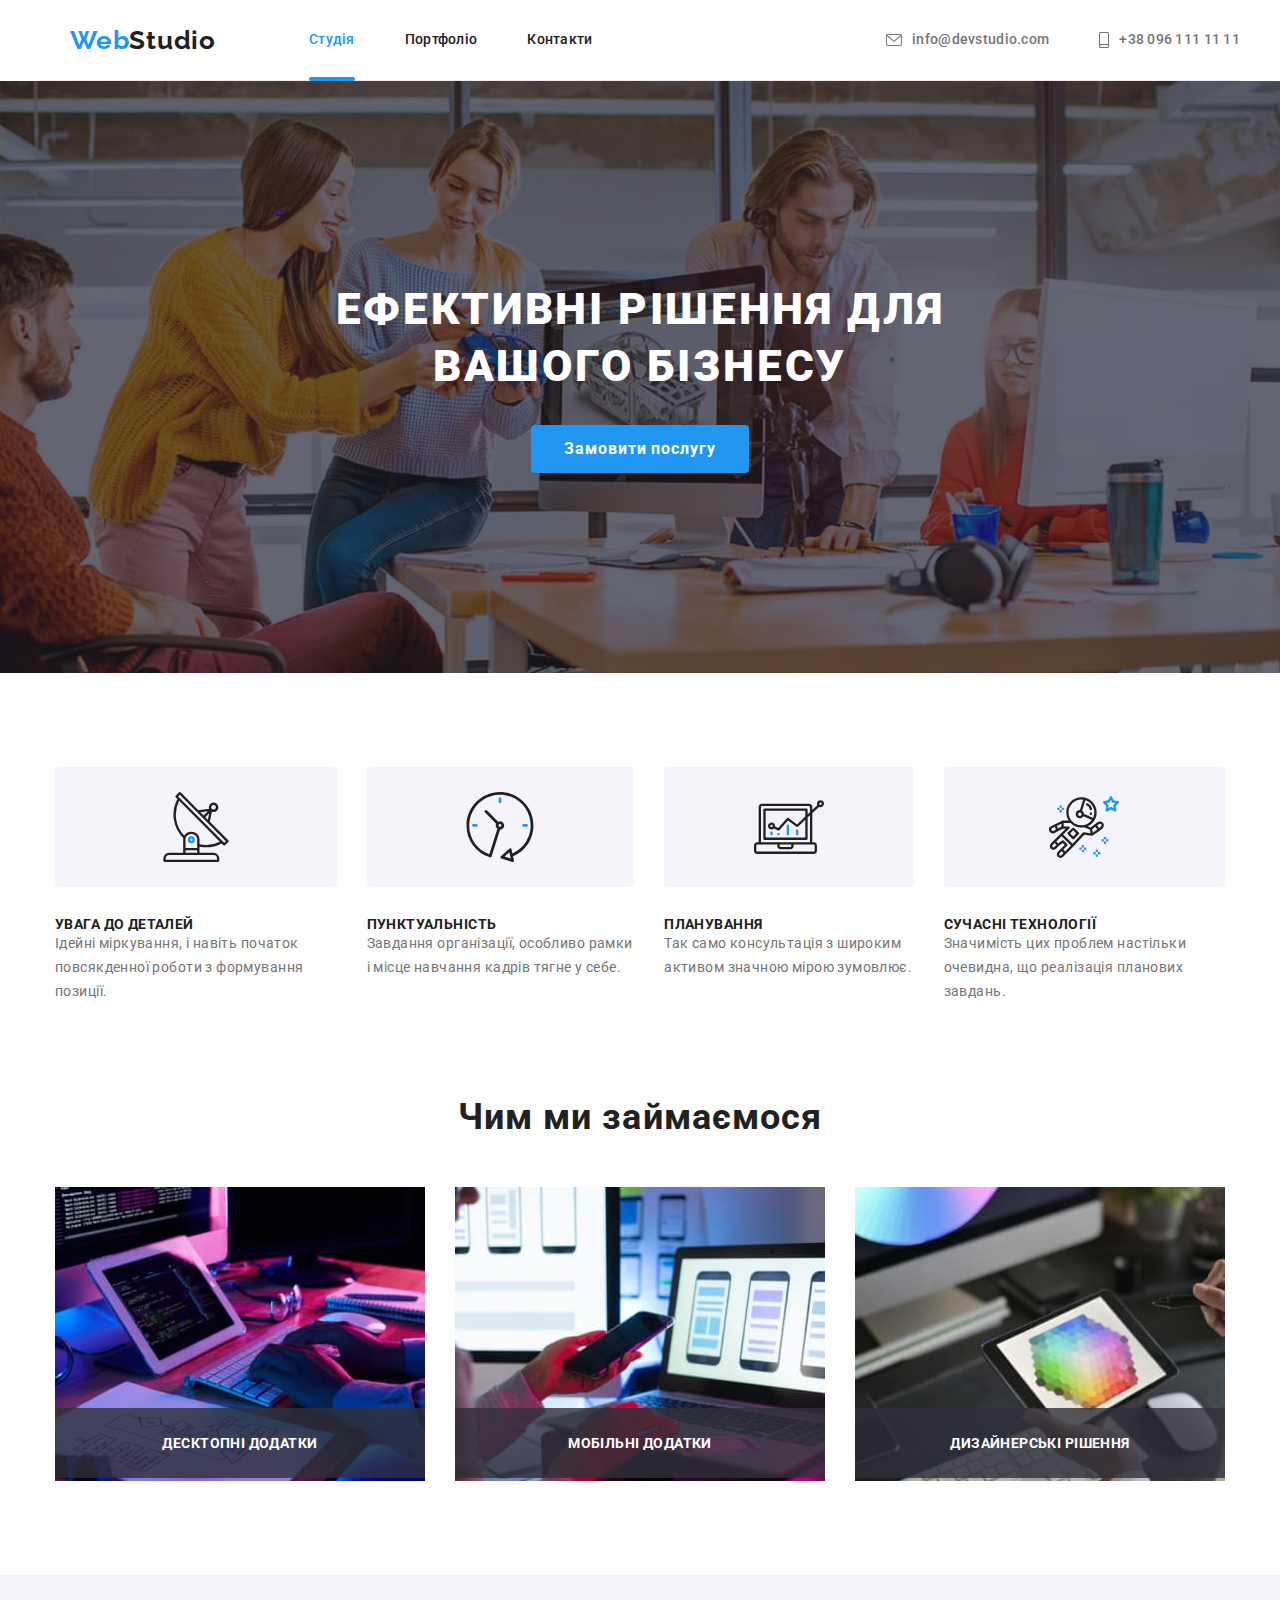
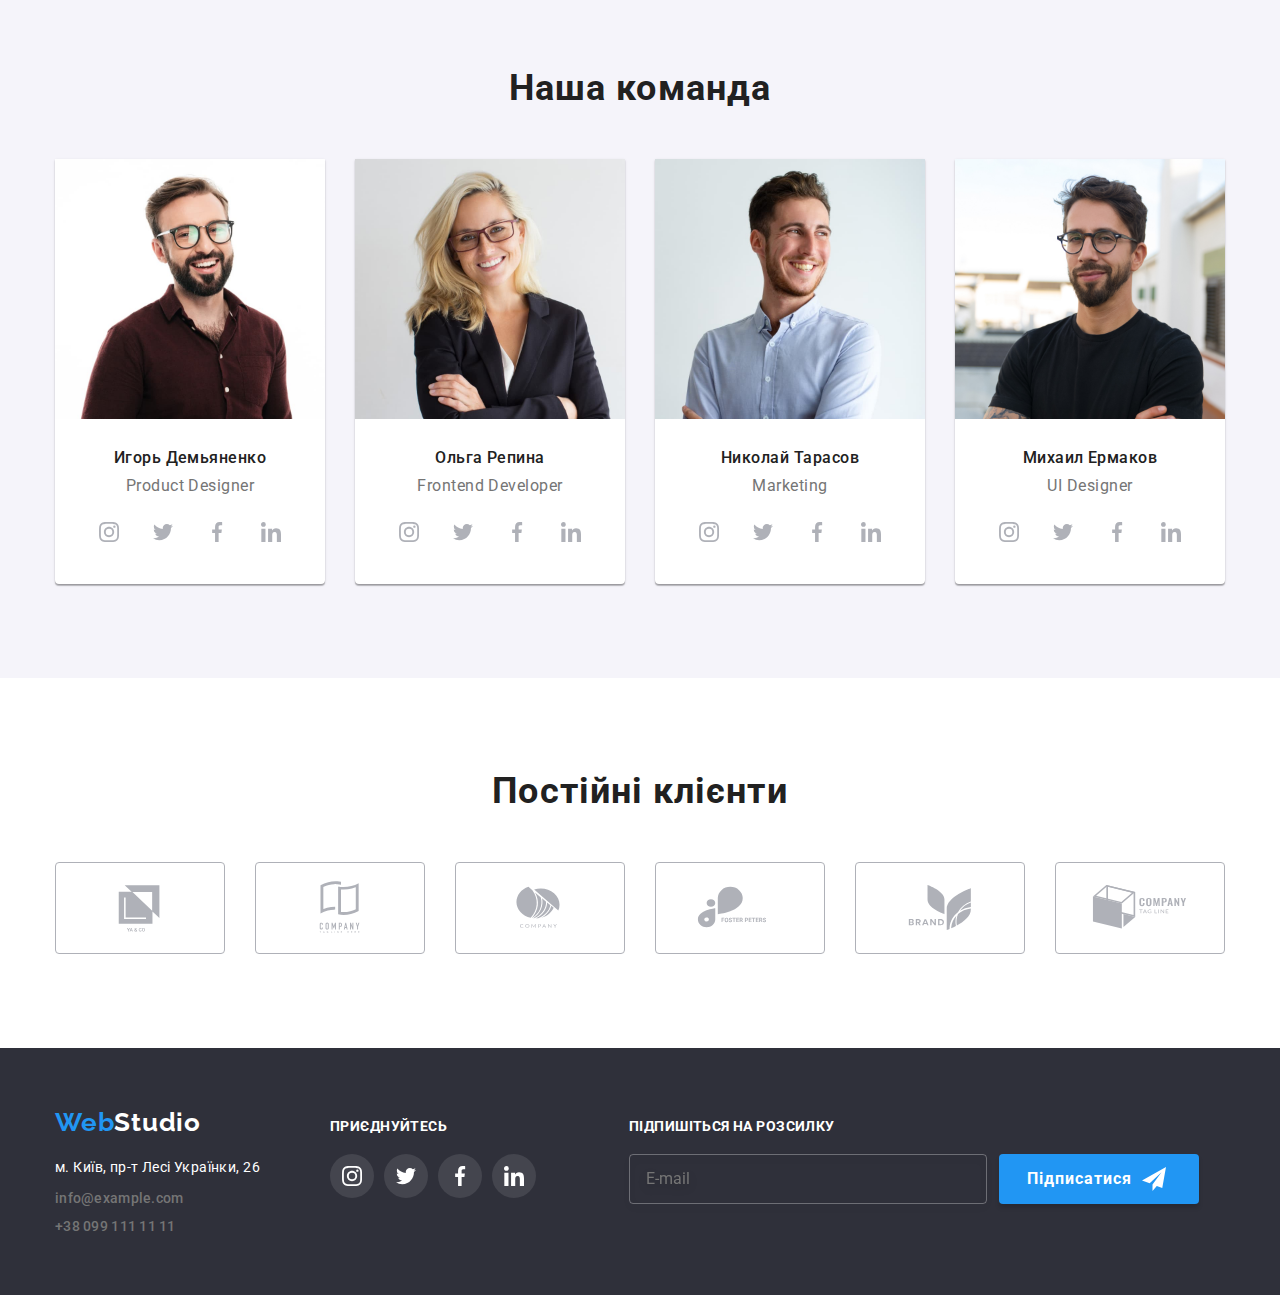
<file: index.html>
<!DOCTYPE html>
<html lang="uk">

<head>
  <meta charset="UTF-8" />
  <meta http-equiv="X-UA-Compatible" content="IE=edge" />
  <meta name="viewport" content="width=device-width, initial-scale=1.0" />
  <title>WebStudio</title>
  <link href="https://fonts.googleapis.com/css2?family=Raleway:wght@700&family=Roboto:wght@400;500;700;900&display=swap"
    rel="stylesheet" />
  <link rel="stylesheet"
    href="https://cdnjs.cloudflare.com/ajax/libs/modern-normalize/1.1.0/modern-normalize.min.css" />
  <link rel="stylesheet" href="./css/main.min.css" />
</head>

<body data-page>
  <header class="header">
    <div class="header__container ">
      <a class="header__logo" href="/">Web<span class="header__logo header__logo--styles">Studio</span></a>
      <nav class="nav">
        <ul class="nav__list">
          <li class="nav__item">
            <a class="nav__link nav__link--current" href="#">Студія</a>
          </li>
          <li class="nav__item">
            <a class="nav__link" href="portfolio.html"> Портфоліо</a>
          </li>
          <li class="nav__item"><a class="nav__link" href="#">Контакти</a></li>
        </ul>
      </nav>
      <ul class="contacts__list">
        <li class="contacts__item">
          <a class="contacts__link" href="mailto:info@devstudio.com">
            <svg class="contacts__icon-envelope">
              <use href="./images/icons.svg#envelope"></use>
            </svg>
            info@devstudio.com</a>
        </li>
        <li class="contacts__item">
          <a class="contacts__link" href="tel:+380961111111">
            <svg class="contacts__icon-smartphone">
              <use href="./images/icons.svg#smartphone"></use>
            </svg>+38 096 111 11 11</a>
        </li>
      </ul>
    </div>
  </header>

  <main>
    <!-- hero -->
    <section class="hero">
      <div class="hero__container">
        <h1 class="hero__title">
          Ефективні рішення для <br /> вашого бізнесу
        </h1>
        <button class="hero__btn" type="button" data-modal-open>Замовити послугу</button>
      </div>
    </section>
    <!-- feature -->
    <section class="feature">
      <div class="feature__container">
        <ul class="feature__list">
          <li class="feature__item">
            <div class="feature-block">
              <svg class="feature-block__icon">
                <use href="./images/icons.svg#antenna"></use>
              </svg>
            </div>
            <h2 class="feature__title">УВАГА ДО ДЕТАЛЕЙ</h2>
            <p class="feature__text">
              Ідейні міркування, і навіть початок повсякденної роботи з формування позиції.
            </p>
          </li>

          <li class="feature__item">
            <div class="feature-block">
              <svg class="feature-block__icon">
                <use href="./images/icons.svg#clock"></use>
              </svg>
            </div>
            <h2 class="feature__title">ПУНКТУАЛЬНІСТЬ</h2>
            <p class="feature__text">
              Завдання організації, особливо рамки і місце навчання кадрів тягне у себе.
            </p>
          </li>

          <li class="feature__item">
            <div class="feature-block">
              <svg class="feature-block__icon">
                <use href="./images/icons.svg#diagram"></use>
              </svg>
            </div>
            <h2 class="feature__title">ПЛАНУВАННЯ</h2>
            <p class="feature__text">
              Так само консультація з широким активом значною мірою зумовлює.
            </p>
          </li>

          <li class="feature__item">
            <div class="feature-block">
              <svg class="feature-block__icon">
                <use href="./images/icons.svg#astronaut"></use>
              </svg>
            </div>
            <h2 class="feature__title">СУЧАСНІ ТЕХНОЛОГІЇ</h2>
            <p class="feature__text">
              Значимість цих проблем настільки очевидна, що реалізація планових завдань.
            </p>
          </li>
        </ul>
      </div>
    </section>
    <!--cart -->
    <section class="cart">
      <div class="cart__container">
        <h2 class="cart__title">Чим ми займаємося</h2>

        <ul class="cart__list">
          <li class="cart__item">
            <img class="cart__img" src="images/derection/derection1.jpg" alt="HTML програмирование" width="370"
              height="294" />
            <p class="cart__label">Десктопні&nbsp;додатки</p>
          </li>
          <li class="cart__item">
            <img class="cart__img" src="images/derection/derection2.jpg" alt="Разработка мобильного приложения"
              width="370" height="294" />
            <p class="cart__label">Мобільні&nbsp;додатки</p>
          </li>
          <li class="cart__item">
            <img class="cart__img" src="images/derection/derection3.jpg" alt="Палитра на планшете" width="370"
              height="294" />
            <p class="cart__label">Дизайнерські&nbsp;рішення</p>
          </li>
        </ul>
      </div>
    </section>
    <!-- team -->
    <section class="team">
      <div class="team__container">
        <h2 class="team__title">Наша команда</h2>
        <ul class="team__list">

          <li class="team__item">
            <img class="team__img" src="images/team/team1.jpg" alt="Product Designer" width="270" height="260" />
            <div class="team__wrapper">
              <h3 class="team__name">Игорь Демьяненко</h3>
              <p class="team__profession">Product Designer</p>
              <ul class="social">
                <li class="social__item">
                  <a class="social__link" href="" target="_blank" rel="noopener noreferrer" aria-label="instagram">
                    <svg class="social__icon">
                      <use href="./images/icons.svg#instagram"></use>
                    </svg></a>
                </li>
                <li class="social__item"><a class="social__link" href="" target="_blank" rel="noopener noreferrer"
                    aria-label="twitter"><svg class="social__icon">
                      <use href="./images/icons.svg#twitter"></use>
                    </svg></a></li>
                <li class="social__item"> <a class="social__link" href="" target="_blank" rel="noopener noreferrer"
                    aria-label="facebook"> <svg class="social__icon">
                      <use href="./images/icons.svg#facebook"></use>
                    </svg></a></li>
                <li class="social__item"> <a class="social__link" href="" target="_blank" rel="noopener noreferrer"
                    aria-label="linkedin"> <svg class="social__icon">
                      <use href="./images/icons.svg#linkedin"></use>
                    </svg></a></li>
              </ul>
            </div>
          </li>

          <li class="team__item">
            <img class="team__img" src="images/team/team2.jpg" alt="Frontend Developer" width="270" height="260" />
            <div class="team__wrapper">
              <h3 class="team__name">Ольга Репина</h3>
              <p class="team__profession">Frontend Developer</p>
              <ul class="social">
                <li class="social__item"> <a class="social__link" href="" target="_blank" rel="noopener noreferrer"
                    aria-label="instagram">
                    <svg class="social__icon">
                      <use href="./images/icons.svg#instagram"></use>
                    </svg></a></li>
                <li class="social__item"><a class="social__link" href="" target="_blank" rel="noopener noreferrer"
                    aria-label="twitter"><svg class="social__icon">
                      <use href="./images/icons.svg#twitter"></use>
                    </svg></a></li>
                <li class="social__item"> <a class="social__link" href="" target="_blank" rel="noopener noreferrer"
                    aria-label="facebook"> <svg class="social__icon">
                      <use href="./images/icons.svg#facebook"></use>
                    </svg></a></li>
                <li class="social__item"> <a class="social__link" href="" target="_blank" rel="noopener noreferrer"
                    aria-label="linkedin"> <svg class="social__icon">
                      <use href="./images/icons.svg#linkedin"></use>
                    </svg></a></li>
              </ul>
            </div>
          </li>

          <li class="team__item">
            <img class="team__img" src="images/team/team3.jpg" alt="Marketing" width="270" height="260" />
            <div class="team__wrapper">
              <h3 class="team__name">Николай Тарасов</h3>
              <p class="team__profession">Marketing</p>
              <ul class="social">
                <li class="social__item"> <a class="social__link" href="" target="_blank" rel="noopener noreferrer"
                    aria-label="instagram">
                    <svg class="social__icon">
                      <use href="./images/icons.svg#instagram"></use>
                    </svg></a></li>
                <li class="social__item"><a class="social__link" href="" target="_blank" rel="noopener noreferrer"
                    aria-label="twitter"><svg class="social__icon">
                      <use href="./images/icons.svg#twitter"></use>
                    </svg></a></li>
                <li class="social__item"> <a class="social__link" href="" target="_blank" rel="noopener noreferrer"
                    aria-label="facebook"> <svg class="social__icon">
                      <use href="./images/icons.svg#facebook"></use>
                    </svg></a></li>
                <li class="social__item"> <a class="social__link" href="" target="_blank" rel="noopener noreferrer"
                    aria-label="linkedin"> <svg class="social__icon">
                      <use href="./images/icons.svg#linkedin"></use>
                    </svg></a></li>
              </ul>
            </div>
          </li>

          <li class="team__item">
            <img class="team__img" src="images/team/team4.jpg" alt="UI Designer" width="270" height="260" />
            <div class="team__wrapper">
              <h3 class="team__name">Михаил Ермаков</h3>
              <p class="team__profession">UI Designer</p>
              <ul class="social">
                <li class="social__item"> <a class="social__link" href="" target="_blank" rel="noopener noreferrer"
                    aria-label="instagram">
                    <svg class="social__icon">
                      <use href="./images/icons.svg#instagram"></use>
                    </svg></a></li>
                <li class="social__item"><a class="social__link" href="" target="_blank" rel="noopener noreferrer"
                    aria-label="twitter"><svg class="social__icon">
                      <use href="./images/icons.svg#twitter"></use>
                    </svg></a></li>
                <li class="social__item"> <a class="social__link" href="" target="_blank" rel="noopener noreferrer"
                    aria-label="facebook"> <svg class="social__icon">
                      <use href="./images/icons.svg#facebook"></use>
                    </svg></a></li>
                <li class="social__item"> <a class="social__link" href="" target="_blank" rel="noopener noreferrer"
                    aria-label="linkedin"> <svg class="social__icon">
                      <use href="./images/icons.svg#linkedin"></use>
                    </svg></a></li>
              </ul>
            </div>
          </li>
        </ul>
      </div>
    </section>
    <!-- clients -->
    <section class="clients">
      <div class="clients__container">
        <h2 class="clients__title">Постійні клієнти</h2>
        <ul class="clients__list">
          <li class="clients__item">
            <a class="clients__logo" href="">
              <svg class="clients__icon icon-logo">
                <use href="./images/icons.svg#logo-1"></use>
              </svg></a>
          </li>
          <li class="clients__item">
            <a class="clients__logo" href="">
              <svg class="clients__icon">
                <use href="./images/icons.svg#logo-2"></use>
              </svg>
            </a>
          </li>
          <li class="clients__item">
            <a class="clients__logo" href="">
              <svg class="clients__icon">
                <use href="./images/icons.svg#logo-3"></use>
              </svg>
            </a>
          </li>
          <li class="clients__item">
            <a class="clients__logo" href="">
              <svg class="clients__icon">
                <use href="./images/icons.svg#logo-4"></use>
              </svg>
            </a>
          </li>
          <li class="clients__item">
            <a class="clients__logo" href="">
              <svg class="clients__icon">
                <use href="./images/icons.svg#logo-5"></use>
              </svg>
            </a>
          </li>
          <li class="clients__item">
            <a class="clients__logo" href="">
              <svg class="clients__icon">
                <use href="./images/icons.svg#logo-6"></use>
              </svg>
            </a>
          </li>
        </ul>
      </div>
    </section>
  </main>
  <!-- footer -->
  <footer class="footer">
    <div class="footer__container">
      <div class="footer__group">
        <a class="footer__logo" href="/">Web<span class="footer__logo footer__logo--styles">Studio</span></a>

        <address class="footer__address">м. Київ, пр-т Лесі Українки, 26</address>

        <ul class="footer-contacts__list">
          <li class="footer-contacts__item">
            <a class="footer-contacts__link" href="mailto:info@example.com">info@example.com</a>
          </li>
          <li class="footer-contacts__item">
            <a class="footer-contacts__link" href="tel:+380991111111">+38 099 111 11 11</a>
          </li>
        </ul>
      </div>

      <div class="footer__socials-group">
        <h2 class="footer__socials-title">приєднуйтесь</h2>

        <ul class="footer-socials__list">
          <li class="footer-socials__item">
            <a class="footer-social__link" href="" target="_blank" rel="noopener noreferrer" aria-label="instagram">
              <svg class="footer-social__icon">
                <use href="./images/icons.svg#instagram"></use>
              </svg></a>
          </li>
          <li class="footer-socials__item">
            <a class="footer-social__link" href="" target="_blank" rel="noopener noreferrer" aria-label="twitter"><svg
                class="footer-social__icon">
                <use href="./images/icons.svg#twitter"></use>
              </svg></a>
          </li>
          <li class="footer-socials__item">
            <a class="footer-social__link" href="" target="_blank" rel="noopener noreferrer" aria-label="facebook">
              <svg class="footer-social__icon">
                <use href="./images/icons.svg#facebook"></use>
              </svg></a>
          </li>
          <li class="footer-socials__item">
            <a class="footer-social__link" href="" target="_blank" rel="noopener noreferrer" aria-label="linkedin">
              <svg class="footer-social__icon">
                <use href="./images/icons.svg#linkedin"></use>
              </svg></a>
          </li>
        </ul>
      </div>
      <!-- footer-form-group -->
      <div class="footer-form__group">
        <h2 class="footer-form__title">Підпишіться на розсилку</h2>
        <form class="footer-form">
          <input class="footer-form__email" type="text" placeholder="E-mail">
          <button class="footer-form__btn" type="submit">Підписатися <svg class="footer-form__btn-icon">
              <use href="./images/icons.svg#send"></use>
            </svg></button>
        </form>
      </div>
    </div>
  </footer>
  <!-- backdrop -->
  <div class="backdrop is-hidden" data-modal>
    <div class="modal">
      <button class="modal-btn" type="button" data-modal-close>
        <svg class="modal-btn__icon" width="18" height="18">
          <use href="./images/icons.svg#icon-close"></use>
        </svg>
      </button>
      <!-- form -->
      <form class="register-form">
        <strong class="register-form__title">Залиште свої дані, ми вам передзвонимо</strong>
        <div class="register-form__group" role="group">
          <label class="register-form__wrap">
            <span class="register-form__label">Ім'я</span>
            <input class="register-form__input" type="text" name="user-name" required minlength="3">
            <svg class="register-form__icon" width="18" height="18">
              <use href="./images/icons.svg#person"></use>
            </svg>
          </label>
          <label class="register-form__wrap">
            <span class="register-form__label">Телефон</span>
            <input class="register-form__input" type="text" name="user-phone" required>
            <svg class="register-form__icon" width="18" height="18">
              <use href="./images/icons.svg#phone"></use>
            </svg>
          </label>
          <label class="register-form__wrap">
            <span class="register-form__label">Пошта</span>
            <input class="register-form__input" type="text" name="user-email" required>
            <svg class="register-form__icon" width="18" height="18">
              <use href="./images/icons.svg#email"></use>
            </svg>
          </label>
          <label class="register-form__wrap">
            <span class="register-form__label">Коментар</span>
            <textarea class="register-form__message" name="user-commet" rows="10"
              placeholder="Введіть текст"></textarea>
          </label>
        </div>

        <label class="register-form__agreement">
          <input class="register-checkbox visually-hidden" type="checkbox" name="user-rules" value="rules">
          <svg class="register-checkbox__icon" width="16" height="15">
            <use class="register-icon__uncheck" href="./images/icons.svg#uncheck"></use>
            <use class="register-icon__check" href="./images/icons.svg#check"></use>
          </svg><span class="register-checkbox__text">Погоджуюся з розсилкою та приймаю
            <a href="" class="register-checkbox__link" target="_blank">Умови договору</a>
          </span>
        </label>

        <button class="register-form__btn" type="submit">Відправити</button>
      </form>
    </div>
  </div>

  <script src="./js/modal.js"></script>
</body>

</html>
</file>
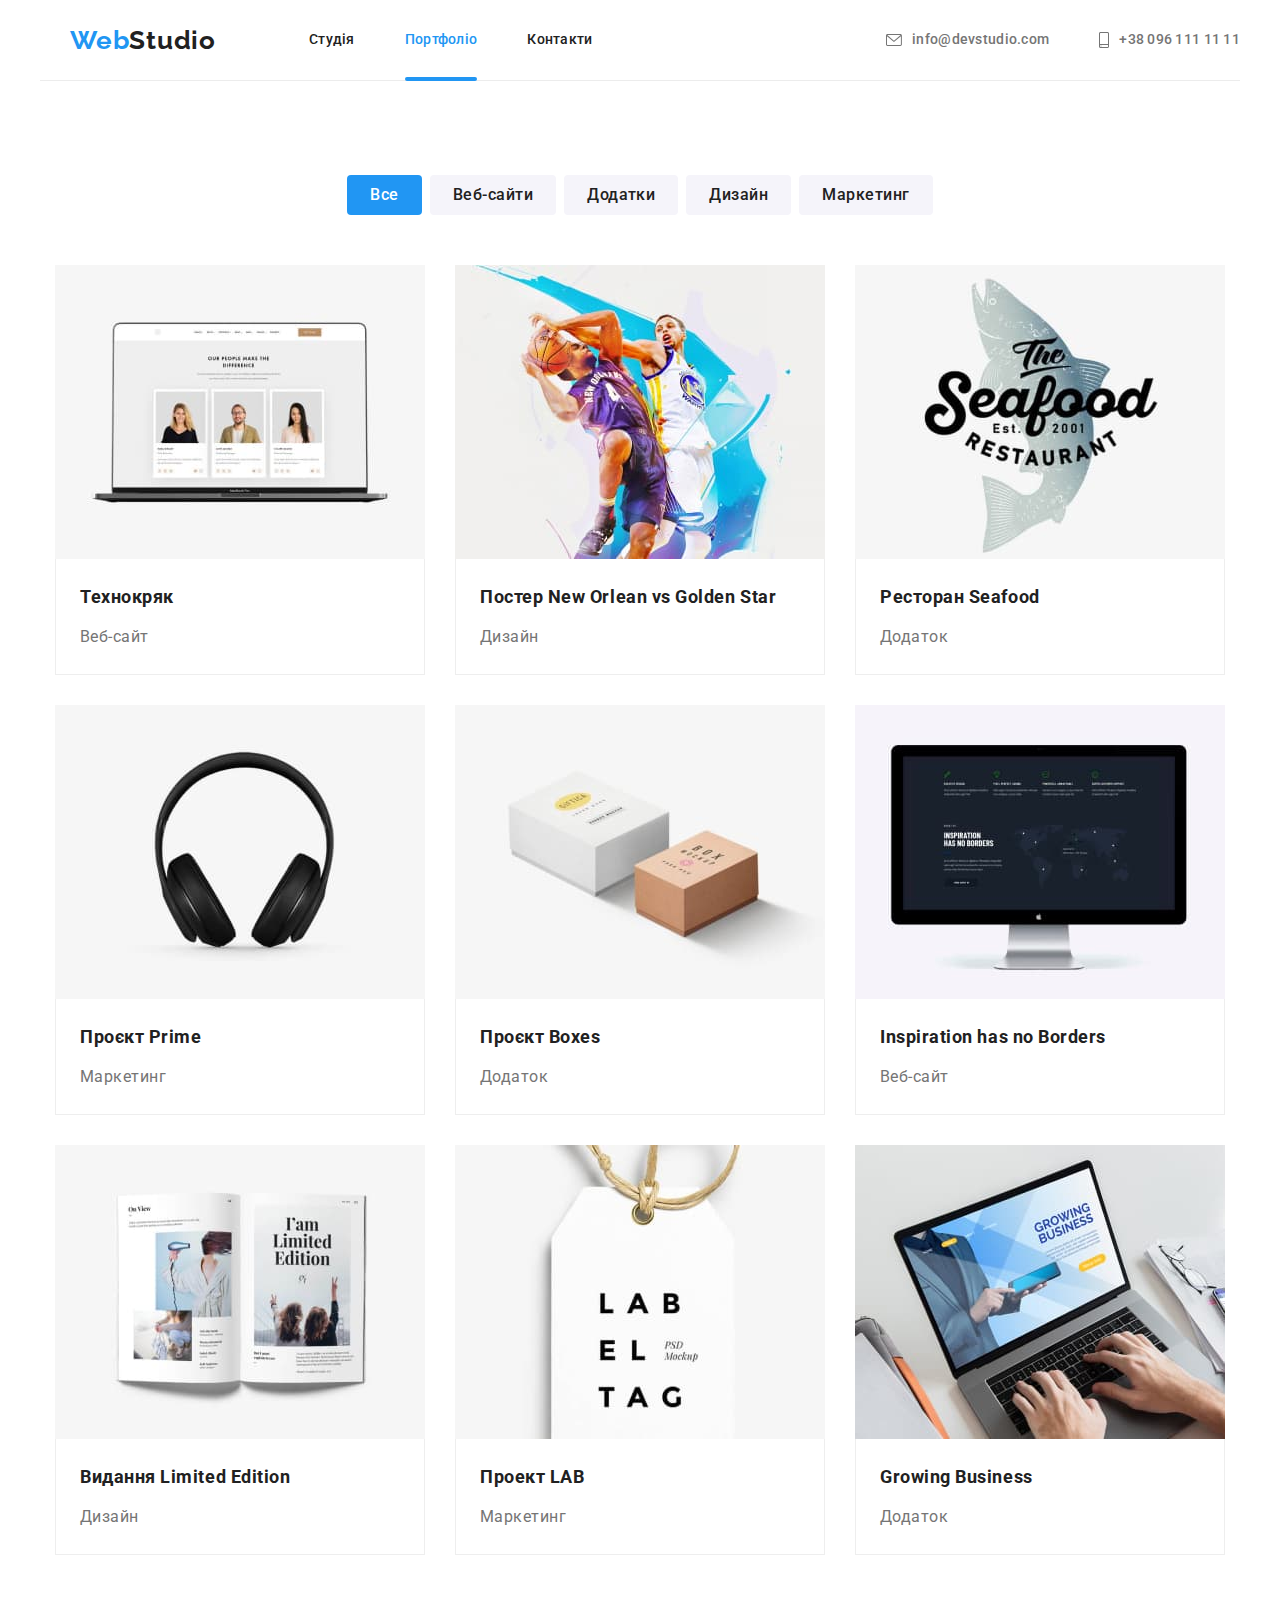
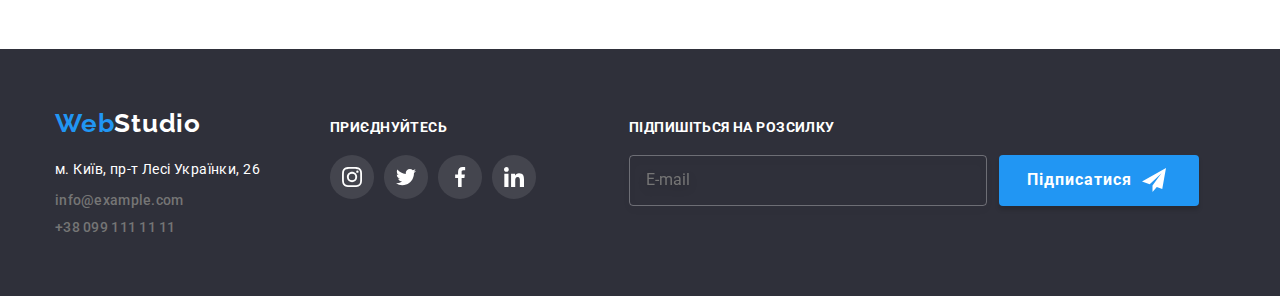
<file: portfolio.html>
<!DOCTYPE html>
<html lang="uk">

<head>
  <meta charset="UTF-8" />
  <meta http-equiv="X-UA-Compatible" content="IE=edge" />
  <meta name="viewport" content="width=device-width, initial-scale=1.0" />
  <title>Portfolio</title>
  <link href="https://fonts.googleapis.com/css2?family=Raleway:wght@700&family=Roboto:wght@400;500;700;900&display=swap"
    rel="stylesheet" />
  <link rel="stylesheet"
    href="https://cdnjs.cloudflare.com/ajax/libs/modern-normalize/1.1.0/modern-normalize.min.css" />
  <link rel="stylesheet" href="./css/main.min.css" />
</head>

<body>
  <header class="header">
    <div class="header__container ">
      <a class="header__logo" href="/">Web<span class="header__logo header__logo--styles">Studio</span></a>
      <nav class="nav">
        <ul class="nav__list">
          <li class="nav__item">
            <a class="nav__link" href="index.html">Студія</a>
          </li>
          <li class="nav__item">
            <a class="nav__link nav__link--current" href="portfolio.html"> Портфоліо</a>
          </li>
          <li class="nav__item"><a class="nav__link" href="#">Контакти</a></li>
        </ul>
      </nav>
      <ul class="contacts__list">
        <li class="contacts__item">
          <a class="contacts__link" href="mailto:info@devstudio.com">
            <svg class="contacts__icon-envelope">
              <use href="./images/icons.svg#envelope"></use>
            </svg>
            info@devstudio.com</a>
        </li>
        <li class="contacts__item">
          <a class="contacts__link" href="tel:+380961111111">
            <svg class="contacts__icon-smartphone">
              <use href="./images/icons.svg#smartphone"></use>
            </svg>+38 096 111 11 11</a>
        </li>
      </ul>
    </div>
  </header>
  <main>
    <!-- portfolio -->
    <section class="portfolio ">
      <div class="portfolio__container">
        <h1 class="visually-hidden">portfolio</h1>
        <ul class="portfolio-btn__list">
          <li class="portfolio-btn__item">
            <button class="portfolio-btn portfolio-btn--current" type="button">Все</button>
          </li>
          <li class="portfolio-btn__item">
            <button class="portfolio-btn" type="button">Веб-сайти</button>
          </li>
          <li class="portfolio-btn__item">
            <button class="portfolio-btn" type="button">Додатки</button>
          </li>
          <li class="portfolio-btn__item">
            <button class="portfolio-btn" type="button">Дизайн</button>
          </li>
          <li class="portfolio-btn__item">
            <button class="portfolio-btn" type="button">Маркетинг</button>
          </li>
        </ul>

        <ul class="portfolio__group">
          <li class="portfolio__bg">
            <div class="overlay">
              <img class="overlay__img" src="images/portfolio/1.jpg" alt="website layout" width="370" height="294" />
              <p class="overlay__text">Ресурс пропонує комплексні пропозиції з різним рівнем функціоналу та сервісів.
                Все
                це дозволить
                відвідувачу отримати
                вичерпні відомості про компанію чи приватну особу.</p>
            </div>
            <div class="portfolio__wrapper">
              <h2 class="portfolio__title">Технокряк</h2>
              <p class="portfolio__subtitle">Веб-сайт</p>
            </div>
          </li>
          <li class="portfolio__bg">
            <div class="overlay">
              <img class="overlay__img" src="images/portfolio/2.jpg" alt="website layout" width="370" height="294" />
              <p class="overlay__text">Ресурс пропонує комплексні пропозиції з різним рівнем функціоналу та сервісів.
                Все
                це дозволить
                відвідувачу отримати
                вичерпні відомості про компанію чи приватну особу.</p>
            </div>
            <div class="portfolio__wrapper">
              <h2 class="portfolio__title">Постер New Orlean vs Golden Star</h2>
              <p class="portfolio__subtitle">Дизайн</p>
            </div>
          </li>
          <li class="portfolio__bg">
            <div class="overlay">
              <img class="overlay__img" src="images/portfolio/3.jpg" alt="website layout" width="370" height="294" />
              <p class="overlay__text">Ресурс пропонує комплексні пропозиції з різним рівнем функціоналу та сервісів.
                Все
                це дозволить
                відвідувачу отримати
                вичерпні відомості про компанію чи приватну особу.</p>
            </div>
            <div class="portfolio__wrapper">
              <h2 class="portfolio__title">Ресторан Seafood</h2>
              <p class="portfolio__subtitle">Додаток</p>
            </div>
          </li>
          <li class="portfolio__bg">
            <div class="overlay">
              <img class="overlay__img" src="images/portfolio/4.jpg" alt="website layout" width="370" height="294" />
              <p class="overlay__text">Ресурс пропонує комплексні пропозиції з різним рівнем функціоналу та сервісів.
                Все
                це дозволить
                відвідувачу отримати
                вичерпні відомості про компанію чи приватну особу.</p>
            </div>

            <div class="portfolio__wrapper">
              <h2 class="portfolio__title">Проєкт Prime</h2>
              <p class="portfolio__subtitle">Маркетинг</p>
            </div>
          </li>
          <li class="portfolio__bg">
            <div class="overlay">
              <img class="overlay__img" src="images/portfolio/5.jpg" alt="website layout" width="370" height="294" />
              <p class="overlay__text">Ресурс пропонує комплексні пропозиції з різним рівнем функціоналу та сервісів.
                Все
                це дозволить
                відвідувачу отримати
                вичерпні відомості про компанію чи приватну особу.</p>
            </div>
            <div class="portfolio__wrapper">
              <h2 class="portfolio__title">Проєкт Boxes</h2>
              <p class="portfolio__subtitle">Додаток</p>
            </div>
          </li>
          <li class="portfolio__bg">
            <div class="overlay">
              <img class="overlay__img" src="images/portfolio/6.jpg" alt="website layout" width="370" height="294" />
              <p class="overlay__text">Ресурс пропонує комплексні пропозиції з різним рівнем функціоналу та сервісів.
                Все
                це дозволить
                відвідувачу отримати
                вичерпні відомості про компанію чи приватну особу.</p>
            </div>
            <div class="portfolio__wrapper">
              <h2 class="portfolio__title">Inspiration has no Borders</h2>
              <p class="portfolio__subtitle">Веб-сайт</p>
            </div>
          </li>
          <li class="portfolio__bg">
            <div class="overlay">
              <img class="overlay__img" src="images/portfolio/7.jpg" alt="website layout" width="370" height="294" />
              <p class="overlay__text">Ресурс пропонує комплексні пропозиції з різним рівнем функціоналу та сервісів.
                Все
                це дозволить
                відвідувачу отримати
                вичерпні відомості про компанію чи приватну особу.</p>
            </div>
            <div class="portfolio__wrapper">
              <h2 class="portfolio__title">Видання Limited Edition</h2>
              <p class="portfolio__subtitle">Дизайн</p>
            </div>
          </li>
          <li class="portfolio__bg">
            <div class="overlay">
              <img class="overlay__img" src="images/portfolio/8.jpg" alt="website layout" width="370" height="294" />
              <p class="overlay__text">Ресурс пропонує комплексні пропозиції з різним рівнем функціоналу та сервісів.
                Все
                це дозволить
                відвідувачу отримати
                вичерпні відомості про компанію чи приватну особу.</p>
            </div>
            <div class="portfolio__wrapper">
              <h2 class="portfolio__title">Проект LAB</h2>
              <p class="portfolio__subtitle">Маркетинг</p>
            </div>
          </li>
          <li class="portfolio__bg">
            <div class="overlay">
              <img class="overlay__img" src="images/portfolio/9.jpg" alt="website layout" width="370" height="294" />
              <p class="overlay__text">Ресурс пропонує комплексні пропозиції з різним рівнем функціоналу та сервісів.
                Все
                це дозволить
                відвідувачу отримати
                вичерпні відомості про компанію чи приватну особу.</p>
            </div>
            <div class="portfolio__wrapper">
              <h2 class="portfolio__title">Growing Business</h2>
              <p class="portfolio__subtitle">Додаток</p>
            </div>
          </li>
        </ul>
      </div>
    </section>
  </main>
  <!-- footer -->
  <footer class="footer">
    <div class="footer__container">
      <div class="footer__group">
        <a class="footer__logo" href="/">Web<span class="footer__logo footer__logo--styles">Studio</span></a>

        <address class="footer__address">м. Київ, пр-т Лесі Українки, 26</address>

        <ul class="footer-contacts__list">
          <li class="footer-contacts__item">
            <a class="footer-contacts__link" href="mailto:info@example.com">info@example.com</a>
          </li>
          <li class="footer-contacts__item">
            <a class="footer-contacts__link" href="tel:+380991111111">+38 099 111 11 11</a>
          </li>
        </ul>
      </div>

      <div class="footer__socials-group">
        <h2 class="footer__socials-title">приєднуйтесь</h2>

        <ul class="footer-socials__list">
          <li class="footer-socials__item">
            <a class="footer-social__link" href="" target="_blank" rel="noopener noreferrer" aria-label="instagram">
              <svg class="footer-social__icon">
                <use href="./images/icons.svg#instagram"></use>
              </svg></a>
          </li>
          <li class="footer-socials__item">
            <a class="footer-social__link" href="" target="_blank" rel="noopener noreferrer" aria-label="twitter"><svg
                class="footer-social__icon">
                <use href="./images/icons.svg#twitter"></use>
              </svg></a>
          </li>
          <li class="footer-socials__item">
            <a class="footer-social__link" href="" target="_blank" rel="noopener noreferrer" aria-label="facebook">
              <svg class="footer-social__icon">
                <use href="./images/icons.svg#facebook"></use>
              </svg></a>
          </li>
          <li class="footer-socials__item">
            <a class="footer-social__link" href="" target="_blank" rel="noopener noreferrer" aria-label="linkedin">
              <svg class="footer-social__icon">
                <use href="./images/icons.svg#linkedin"></use>
              </svg></a>
          </li>
        </ul>
      </div>
      <!-- footer-form-group -->
      <div class="footer-form__group">
        <h2 class="footer-form__title">Підпишіться на розсилку</h2>
        <form class="footer-form">
          <input class="footer-form__email" type="text" placeholder="E-mail">
          <button class="footer-form__btn" type="submit">Підписатися <svg class="footer-form__btn-icon">
              <use href="./images/icons.svg#send"></use>
            </svg></button>
        </form>
      </div>
    </div>
  </footer>
  <script src="./js/modal.js"></script>
</body>

</html>
</file>
<file: css/main.min.css>
:root{--main-font: "Roboto", sans-serif;--secondary-font: "Raleway", sans-serif;--white-color: #fff;--main-txt-color: #212121;--accent-color: #2196f3;--grey-color: #757575;--darkblue-background-color: #2f303a;--lightdrey-background-color: #f5f4fa;--border-color: #ececec;--border-cart-color: #eeeeee;--btn-background-color: #188ce8;--animation-hover: 250ms cubic-bezier(0.4, 0, 0.2, 1)}.visually-hidden{position:absolute;white-space:nowrap;width:1px;height:1px;overflow:hidden;border:0;padding:0;clip:rect(0 0 0 0);-webkit-clip-path:inset(50%);clip-path:inset(50%);margin:-1px}@-webkit-keyframes move{0%{-webkit-transform:translatex(-600px);transform:translatex(-600px)}100%{-webkit-transform:translatex(0);transform:translatex(0)}}@keyframes move{0%{-webkit-transform:translatex(-600px);transform:translatex(-600px)}100%{-webkit-transform:translatex(0);transform:translatex(0)}}@-webkit-keyframes animateY{0%{opacity:.5;-webkit-transform:translateY(-220px);transform:translateY(-220px)}50%{opacity:.7;-webkit-transform:translateY(-5px);transform:translateY(-5px)}100%{opacity:1;-webkit-transform:translateY(0);transform:translateY(0)}}@keyframes animateY{0%{opacity:.5;-webkit-transform:translateY(-220px);transform:translateY(-220px)}50%{opacity:.7;-webkit-transform:translateY(-5px);transform:translateY(-5px)}100%{opacity:1;-webkit-transform:translateY(0);transform:translateY(0)}}@-webkit-keyframes fade-in{0%{opacity:.3;-webkit-transform:translateY(300px) scale(0.3);transform:translateY(300px) scale(0.3)}100%{opacity:1;-webkit-transform:translatey(0) scale(1);transform:translatey(0) scale(1)}}@keyframes fade-in{0%{opacity:.3;-webkit-transform:translateY(300px) scale(0.3);transform:translateY(300px) scale(0.3)}100%{opacity:1;-webkit-transform:translatey(0) scale(1);transform:translatey(0) scale(1)}}.portfolio,.clients,.team,.cart,.feature,.hero{padding:94px 0}.portfolio__container,.footer__container,.clients__container,.team__container,.cart__container,.feature__container,.hero__container,.header__container,.header{width:1200px;margin:0 auto;padding:0 15px}body{font-family:var(--main-font);color:var(--main-txt-color);margin:0}.no-scroll{overflow:hidden}html{-webkit-box-sizing:border-box;box-sizing:border-box}*,*::before,*::after{-webkit-box-sizing:inherit;box-sizing:inherit}h1,h2,h3,h4,h5,h6,p,ul{margin:0;padding:0}ul{list-style-type:none}.hero__btn{display:inline-block;padding:10px 32px;font-family:inherit;line-height:1.6;font-weight:700;font-size:16px;letter-spacing:.06em;cursor:pointer;border:1px solid rgba(0,0,0,0);border-radius:4px;background-color:var(--accent-color);color:var(--white-color);-webkit-transition:background-color var(--animation-hover),color var(--animation-hover);transition:background-color var(--animation-hover),color var(--animation-hover)}.hero__btn:hover,.hero__btn:focus{background-color:var(--btn-background-color);color:var(--white-color)}.footer-form__title{font-weight:700;font-size:14px;line-height:1.1428571429;letter-spacing:.03em;text-transform:uppercase;color:var(--white-color);margin-bottom:20px}.footer-form{display:-webkit-box;display:-ms-flexbox;display:flex}.footer-form__email{margin-right:12px;min-width:358px;min-height:50px;padding:15px 16px;border:none;border:1px solid rgba(255,255,255,.3);-webkit-filter:drop-shadow(0px 4px 4px rgba(0, 0, 0, 0.15));filter:drop-shadow(0px 4px 4px rgba(0, 0, 0, 0.15));border-radius:4px;background-color:rgba(0,0,0,0);outline:rgba(0,0,0,0)}.footer-form__btn{font-weight:700;font-size:16px;line-height:1.875;display:-webkit-inline-box;display:-ms-inline-flexbox;display:inline-flex;-webkit-box-align:center;-ms-flex-align:center;align-items:center;letter-spacing:.06em;color:var(--white-color);min-width:200px;min-height:50px;padding:10px 28px;background-color:var(--accent-color);border:none;-webkit-box-shadow:0px 4px 4px rgba(0,0,0,.15);box-shadow:0px 4px 4px rgba(0,0,0,.15);border-radius:4px}.footer-form__btn-icon{margin-left:10px;width:24px;height:24px;fill:var(--white-color)}.backdrop{position:fixed;top:0;left:0;z-index:1000;display:-webkit-box;display:-ms-flexbox;display:flex;-webkit-box-align:center;-ms-flex-align:center;align-items:center;-webkit-box-pack:center;-ms-flex-pack:center;justify-content:center;width:100%;height:100%;background-color:rgba(0,0,0,.2);-webkit-transition:opacity var(--animation-hover),visibility var(--animation-hover);transition:opacity var(--animation-hover),visibility var(--animation-hover)}.backdrop.is-hidden{opacity:0;visibility:hidden;pointer-events:none}.modal{display:block;position:absolute;padding:40px 39px 40px 41px;top:50%;left:50%;-webkit-transform:translate(-50%, -50%);transform:translate(-50%, -50%);width:528px;min-height:581px;background-color:#fff;-webkit-box-shadow:0px 1px 3px rgba(0,0,0,.12),0px 1px 1px rgba(0,0,0,.14),0px 2px 1px rgba(0,0,0,.2);box-shadow:0px 1px 3px rgba(0,0,0,.12),0px 1px 1px rgba(0,0,0,.14),0px 2px 1px rgba(0,0,0,.2);border-radius:4px;opacity:1;-webkit-transition:opacity var(--animation-hover),-webkit-transform var(--animation-hover);transition:opacity var(--animation-hover),-webkit-transform var(--animation-hover);transition:transform var(--animation-hover),opacity var(--animation-hover);transition:transform var(--animation-hover),opacity var(--animation-hover),-webkit-transform var(--animation-hover)}.backdrop.is-hidden .modal{opacity:0;-webkit-transform:translate(-50%, -50%) scale(0.5);transform:translate(-50%, -50%) scale(0.5)}.modal-btn{position:absolute;top:8px;right:8px;cursor:pointer;border-radius:50%;background-color:rgba(0,0,0,0);border:1px solid rgba(0,0,0,.1);width:30px;height:30px;padding:0;display:-webkit-box;display:-ms-flexbox;display:flex;-webkit-box-align:center;-ms-flex-align:center;align-items:center;-webkit-box-pack:center;-ms-flex-pack:center;justify-content:center}.modal-btn__icon{width:18px;height:18px;-webkit-transition:fill var(--animation-hover);transition:fill var(--animation-hover)}.modal-btn__icon:hover,.modal-btn__icon:focus{fill:#2196f3}.register-form{text-align:center}.register-form__title{display:block;margin-bottom:12px;text-align:center;font-weight:700;font-size:20px;line-height:1.15;letter-spacing:.03em;color:inherit}.register-form__group{margin-bottom:20px}.register-form__wrap{display:block;position:relative}.register-form__wrap:not(:last-child){margin-bottom:10px}.register-form__label{display:block;text-align:left;margin-bottom:4px;font-weight:400;font-size:12px;line-height:1.1666666667;letter-spacing:.01em;color:var(--grey-color)}.register-form__input,.register-form__message{height:40px;width:100%;padding:15px;padding-left:42px;outline:rgba(0,0,0,0);border:1px solid rgba(33,33,33,.2);border-radius:4px;-webkit-transition:border-color var(--animation-hover);transition:border-color var(--animation-hover)}.register-form__input:hover,.register-form__input:focus,.register-form__message:hover,.register-form__message:focus{border-color:var(--accent-color)}.register-form__message{resize:none;height:120px;padding:12px 16px;-webkit-transition:border-color var(--animation-hover);transition:border-color var(--animation-hover)}.register-form__message::-webkit-input-placeholder{font-weight:400;font-size:12px;line-height:1.1666666667;letter-spacing:.01em;color:rgba(117,117,117,.5)}.register-form__message::-moz-placeholder{font-weight:400;font-size:12px;line-height:1.1666666667;letter-spacing:.01em;color:rgba(117,117,117,.5)}.register-form__message:-ms-input-placeholder{font-weight:400;font-size:12px;line-height:1.1666666667;letter-spacing:.01em;color:rgba(117,117,117,.5)}.register-form__message::-ms-input-placeholder{font-weight:400;font-size:12px;line-height:1.1666666667;letter-spacing:.01em;color:rgba(117,117,117,.5)}.register-form__message::placeholder{font-weight:400;font-size:12px;line-height:1.1666666667;letter-spacing:.01em;color:rgba(117,117,117,.5)}.register-form__icon{position:absolute;bottom:11px;left:15px;display:-webkit-box;display:-ms-flexbox;display:flex;-webkit-box-align:center;-ms-flex-align:center;align-items:center;-webkit-box-pack:center;-ms-flex-pack:center;justify-content:center;-webkit-transition:fill var(--animation-hover);transition:fill var(--animation-hover)}.register-form__input:hover+.register-form__icon,.register-form__input:focus+.register-form__icon{fill:var(--accent-color)}.register-form__agreement{margin-bottom:30px;display:-webkit-box;display:-ms-flexbox;display:flex;-webkit-box-align:center;-ms-flex-align:center;align-items:center;-webkit-box-pack:center;-ms-flex-pack:center;justify-content:center}.register-checkbox:checked+.register-checkbox__icon .register-icon__uncheck{opacity:0;-webkit-transition:opacity var(--animation-hover);transition:opacity var(--animation-hover)}.register-checkbox__icon{margin-right:8px;-webkit-transition:background-color var(--animation-hover);transition:background-color var(--animation-hover)}.register-checkbox:checked+.register-checkbox__icon{background-color:var(--accent-color)}.register-icon__check{opacity:0;fill:var(--white-color);-webkit-transition:opacity var(--animation-hover);transition:opacity var(--animation-hover)}.register-checkbox:checked+.register-checkbox__icon .register-icon__check{opacity:1}.register-checkbox:checked .register-checkbox__icon{background-color:var(--accent-color)}.register-checkbox__text{font-weight:400;font-size:14px;line-height:1.7142857143;letter-spacing:.03em;color:var(--grey-color);-webkit-user-select:none;-moz-user-select:none;-ms-user-select:none;user-select:none}.register-checkbox__link{color:#2196f3;text-underline-position:under}.register-form__btn{display:-webkit-inline-box;display:-ms-inline-flexbox;display:inline-flex;-webkit-box-align:center;-ms-flex-align:center;align-items:center;padding:10px 52px;font-weight:700;font-size:16px;line-height:1.875;letter-spacing:.06em;cursor:pointer;border:none;-webkit-box-shadow:0px 4px 4px rgba(0,0,0,.15);box-shadow:0px 4px 4px rgba(0,0,0,.15);border-radius:4px;background-color:var(--accent-color);color:var(--white-color)}.register-form__btn:hover,.register-form__btn:focus{background-color:var(--btn-background-color)}.nav{margin-left:93px}.nav__list{display:-webkit-box;display:-ms-flexbox;display:flex}.nav__item+.nav__item{margin-left:50px}.nav__link{display:block;padding:32px 0;text-decoration:none;font-weight:500;font-size:14px;line-height:1.1;letter-spacing:.02em;-webkit-transition:color var(--animation-hover);transition:color var(--animation-hover);color:var(--main-txt-color);position:relative}.nav__link:hover,.nav__link:focus{color:var(--accent-color)}.nav__link::after{content:"";display:block;position:absolute;bottom:-1px;width:100%;background-color:var(--accent-color);border-radius:2px;height:4px;opacity:0;-webkit-transition:opacity var(--animation-hover);transition:opacity var(--animation-hover)}.nav__link:hover:after{opacity:1}.nav__link--current{color:var(--accent-color)}.nav__link.nav__link--current::after{opacity:1}.header{border-bottom:1px solid var(--border-color)}.header__container{display:-webkit-box;display:-ms-flexbox;display:flex;-webkit-box-align:center;-ms-flex-align:center;align-items:center}.header__logo{font-weight:700;text-decoration:none;font-family:var(--secondary-font);font-size:26px;line-height:1.1;letter-spacing:.03em;color:var(--accent-color)}.header__logo--styles{font-style:var(--secondary-font);font-size:26px;line-height:1.1;letter-spacing:.03em;color:var(--main-txt-color)}.contacts__list{display:-webkit-box;display:-ms-flexbox;display:flex;margin-left:auto}.contacts__list .contacts__link{display:-webkit-box;display:-ms-flexbox;display:flex;-webkit-box-align:center;-ms-flex-align:center;align-items:center;padding:32px 0;font-weight:500;font-size:14px;line-height:1.1;letter-spacing:.02em;text-decoration:none;color:var(--grey-color);-webkit-transition:color var(--animation-hover);transition:color var(--animation-hover)}.contacts__item:not(:last-child){margin-right:50px}.contacts__link:hover,.contacts__link:focus{color:var(--accent-color)}.contacts__icon-envelope{width:16px;height:12px;fill:currentColor;margin-right:10px;-webkit-transition:fill var(--animation-hover);transition:fill var(--animation-hover)}.contacts__icon-smartphone{width:10px;height:16px;fill:currentColor;margin-right:10px;-webkit-transition:fill var(--animation-hover);transition:fill var(--animation-hover)}.contacts__icon-envelope:hover,.contacts__icon-smartphone:hover,.contacts__icon-envelope:focus,.contacts__icon-smartphone:focus{fill:var(--accent-color)}.hero{padding-top:200px;padding-bottom:200px;text-align:center;background-color:var(--darkblue-background-color);background-image:-webkit-gradient(linear, left top, right top, from(rgba(47, 48, 58, 0.4)), to(rgba(47, 48, 58, 0.4))),url("../images/hero/Img-10-2.jpg");background-image:linear-gradient(to right, rgba(47, 48, 58, 0.4), rgba(47, 48, 58, 0.4)),url("../images/hero/Img-10-2.jpg");max-width:1600px;margin:0 auto;background-repeat:no-repeat;background-size:cover;background-position:center}.hero__title{margin-bottom:30px;font-weight:900;font-size:44px;line-height:1.3;letter-spacing:.06em;text-transform:uppercase;color:var(--white-color);-webkit-animation:move 1500ms linear 100ms 1 both;animation:move 1500ms linear 100ms 1 both}.feature{padding-bottom:0}.feature__list{display:-webkit-box;display:-ms-flexbox;display:flex}.feature__item:not(:last-child){margin-right:30px}.feature__item.list-title{margin-bottom:10px}.feature-block{display:-webkit-box;display:-ms-flexbox;display:flex;height:120px;background-color:var(--lightdrey-background-color);margin-bottom:30px;-webkit-box-pack:center;-ms-flex-pack:center;justify-content:center;-webkit-box-align:center;-ms-flex-align:center;align-items:center;border-radius:4px}.feature-block__icon{margin:0;width:70px;height:70px}.feature__title{font-weight:700;text-transform:uppercase;font-size:14px;line-height:1.1;letter-spacing:.03em}.feature__text{font-size:14px;line-height:1.7;letter-spacing:.03em;color:var(--grey-color)}.cart__title{text-align:center;margin-bottom:50px;font-weight:700;font-size:36px;line-height:1.1;letter-spacing:.03em;-webkit-animation:move 1500ms linear 100ms 1 both;animation:move 1500ms linear 100ms 1 both}.cart__list{display:-webkit-box;display:-ms-flexbox;display:flex;gap:30px}.cart__item{position:relative;-webkit-animation:fade-in 1500ms ease 100ms 1 alternate both;animation:fade-in 1500ms ease 100ms 1 alternate both}.cart__img{display:block}.cart__label{font-weight:700;font-size:14px;line-height:1.1428571429;text-align:center;letter-spacing:.03em;text-transform:uppercase;display:-webkit-box;display:-ms-flexbox;display:flex;-webkit-box-align:center;-ms-flex-align:center;align-items:center;-webkit-box-pack:center;-ms-flex-pack:center;justify-content:center;position:absolute;bottom:3px;background-color:rgba(47,48,58,.8);color:#fff;width:100%;padding:27px 107px;-webkit-animation:animateY 5000ms ease 500ms 1 alternate both;animation:animateY 5000ms ease 500ms 1 alternate both}.team{background-color:var(--lightdrey-background-color)}.team__title{text-align:center;margin-bottom:50px;font-weight:700;font-size:36px;line-height:1.1;letter-spacing:.03em;-webkit-animation:move 1500ms linear 100ms 1 both;animation:move 1500ms linear 100ms 1 both}.team__list{display:-webkit-box;display:-ms-flexbox;display:flex;gap:30px}.team__item{background-color:var(--white-color);text-align:center;border-radius:0px 0px 4px 4px;-webkit-box-shadow:0px 1px 3px rgba(0,0,0,.12),0px 1px 1px rgba(0,0,0,.14),0px 2px 1px rgba(0,0,0,.2);box-shadow:0px 1px 3px rgba(0,0,0,.12),0px 1px 1px rgba(0,0,0,.14),0px 2px 1px rgba(0,0,0,.2);-webkit-animation:fade-in 1500ms ease 100ms 1 alternate both;animation:fade-in 1500ms ease 100ms 1 alternate both}.team__img{display:block}.team__wrapper{padding:30px 0}.team__name{margin-bottom:10px;font-weight:500;font-size:16px;line-height:1.1;letter-spacing:.03em}.team__profession{font-size:16px;line-height:1.1;letter-spacing:.03em;color:var(--grey-color);margin-bottom:16px}.social{display:-webkit-box;display:-ms-flexbox;display:flex;-webkit-box-pack:center;-ms-flex-pack:center;justify-content:center}.social__item:not(:last-child){margin-right:10px}.social__link{width:44px;height:44px;border-radius:50%;display:-webkit-box;display:-ms-flexbox;display:flex;-webkit-box-align:center;-ms-flex-align:center;align-items:center;-webkit-box-pack:center;-ms-flex-pack:center;justify-content:center;color:#afb1b8;-webkit-transition:background-color var(--animation-hover),color var(--animation-hover);transition:background-color var(--animation-hover),color var(--animation-hover)}.social__link:hover,.social__link:focus{background-color:var(--accent-color);color:var(--white-color)}.social__icon{width:20px;height:20px;fill:currentColor}.clients__title{text-align:center;margin-bottom:50px;font-weight:700;font-size:36px;line-height:1.1;letter-spacing:.03em;-webkit-animation:move 1500ms linear 100ms 1 both;animation:move 1500ms linear 100ms 1 both}.clients__list{display:-webkit-box;display:-ms-flexbox;display:flex;gap:30px}.clients__item{border-radius:4px;-webkit-animation:fade-in 1500ms ease 100ms 1 alternate both;animation:fade-in 1500ms ease 100ms 1 alternate both}.clients__logo{border:1px solid #afb1b8;border-radius:4px;display:-webkit-box;display:-ms-flexbox;display:flex;-webkit-box-align:center;-ms-flex-align:center;align-items:center;-webkit-box-pack:center;-ms-flex-pack:center;justify-content:center;height:92px;width:170px;-webkit-transform:translatex(0);transform:translatex(0);-webkit-transition-property:-webkit-transform;transition-property:-webkit-transform;transition-property:transform;transition-property:transform, -webkit-transform;-webkit-transition-duration:2000ms;transition-duration:2000ms;-webkit-transition:border-color var(--animation-hover),fill var(--animation-hover);transition:border-color var(--animation-hover),fill var(--animation-hover)}.clients__logo:hover,.clients__logo:focus{border-color:var(--accent-color)}.clients__icon{width:106px;height:60px;fill:#afb1b8;-webkit-transition:fill var(--animation-hover);transition:fill var(--animation-hover)}.clients__logo:hover .clients__icon,.clients__logo:focus .clients__icon{fill:var(--accent-color)}.footer{padding:60px 0;background-color:var(--darkblue-background-color)}.footer__container{-webkit-box-align:baseline;-ms-flex-align:baseline;align-items:baseline;display:-webkit-box;display:-ms-flexbox;display:flex}.footer__group{margin-right:70px}.footer__logo{font-weight:700;text-decoration:none;font-family:var(--secondary-font);font-size:26px;line-height:1.1;letter-spacing:.03em;color:var(--accent-color)}.footer__logo--styles{color:var(--white-color)}.footer__address{margin-top:20px;font-style:normal;font-size:14px;line-height:1.7;letter-spacing:.03em;color:var(--white-color)}.footer-contacts__list{margin-left:auto}.footer-contacts__item{margin-top:9px}.footer-contacts__link{font-weight:500;font-size:14px;line-height:1.1;letter-spacing:.02em;text-decoration:none;color:var(--grey-color);-webkit-transition:color var(--animation-hover);transition:color var(--animation-hover)}.footer-contacts__link:hover,.footer-contacts__link:focus{color:var(--accent-color)}.footer__socials-group{margin-right:93px}.footer__socials-title{font-weight:700;font-size:14px;line-height:1.1428571429;letter-spacing:.03em;padding:0;margin-bottom:20px;text-transform:uppercase;color:var(--white-color)}.footer-socials__list{display:-webkit-box;display:-ms-flexbox;display:flex;gap:10px}.footer-socials__item{display:-webkit-box;display:-ms-flexbox;display:flex}.footer-social__link{width:44px;height:44px;border-radius:50%;display:-webkit-box;display:-ms-flexbox;display:flex;-webkit-box-align:center;-ms-flex-align:center;align-items:center;-webkit-box-pack:center;-ms-flex-pack:center;justify-content:center;color:#fff;background-color:rgba(255,255,255,.1);-webkit-transition:background-color var(--animation-hover),color var(--animation-hover);transition:background-color var(--animation-hover),color var(--animation-hover)}.footer-social__link:hover,.footer-social__link:focus{background-color:var(--accent-color);color:var(--white-color)}.footer-social__icon{width:20px;height:20px;fill:currentColor}.portfolio-btn__list{-webkit-box-pack:center;-ms-flex-pack:center;justify-content:center;margin-bottom:50px;display:-webkit-box;display:-ms-flexbox;display:flex;gap:8px}.portfolio-btn{display:inline-block;padding:6px 22px;font-weight:500;font-family:inherit;font-size:16px;line-height:1.6;letter-spacing:.03em;color:var(--main-txt-color);background-color:var(--lightdrey-background-color);border:1px solid rgba(0,0,0,0);cursor:pointer;border-radius:4px;-webkit-animation:move 1500ms linear 100ms 1 both;animation:move 1500ms linear 100ms 1 both;-webkit-transition:background-color var(--animation-hover),color var(--animation-hover),-webkit-box-shadow var(--animation-hover);transition:background-color var(--animation-hover),color var(--animation-hover),-webkit-box-shadow var(--animation-hover);transition:background-color var(--animation-hover),color var(--animation-hover),box-shadow var(--animation-hover);transition:background-color var(--animation-hover),color var(--animation-hover),box-shadow var(--animation-hover),-webkit-box-shadow var(--animation-hover)}.portfolio-btn:hover,.portfolio-btn:focus{-webkit-box-shadow:0px 3px 1px rgba(0,0,0,.1),0px 1px 2px rgba(0,0,0,.08),0px 2px 2px rgba(0,0,0,.12);box-shadow:0px 3px 1px rgba(0,0,0,.1),0px 1px 2px rgba(0,0,0,.08),0px 2px 2px rgba(0,0,0,.12);background-color:var(--accent-color);color:var(--white-color)}.portfolio-btn.portfolio-btn--current{background-color:var(--accent-color);color:var(--white-color)}.portfolio__group{display:-webkit-box;display:-ms-flexbox;display:flex;-ms-flex-wrap:wrap;flex-wrap:wrap;gap:30px}.portfolio__bg{-webkit-animation:fade-in 1500ms ease 100ms 1 alternate both;animation:fade-in 1500ms ease 100ms 1 alternate both;-ms-flex-preferred-size:calc((100% - 60px)/3);flex-basis:calc((100% - 60px)/3);-webkit-transition:opacity var(--animation-hover),-webkit-box-shadow var(--animation-hover),-webkit-transform var(--animation-hover);transition:opacity var(--animation-hover),-webkit-box-shadow var(--animation-hover),-webkit-transform var(--animation-hover);transition:box-shadow var(--animation-hover),opacity var(--animation-hover),transform var(--animation-hover);transition:box-shadow var(--animation-hover),opacity var(--animation-hover),transform var(--animation-hover),-webkit-box-shadow var(--animation-hover),-webkit-transform var(--animation-hover)}.portfolio__bg:hover{-webkit-box-shadow:0px 1px 1px rgba(0,0,0,.12),0px 4px 4px rgba(0,0,0,.06),1px 4px 6px rgba(0,0,0,.16);box-shadow:0px 1px 1px rgba(0,0,0,.12),0px 4px 4px rgba(0,0,0,.06),1px 4px 6px rgba(0,0,0,.16)}.overlay{position:relative;overflow:hidden;-webkit-transition:opacity var(--animation-hover),-webkit-transform var(--animation-hover);transition:opacity var(--animation-hover),-webkit-transform var(--animation-hover);transition:transform var(--animation-hover),opacity var(--animation-hover);transition:transform var(--animation-hover),opacity var(--animation-hover),-webkit-transform var(--animation-hover)}.overlay__img{display:block}.overlay__text{display:-webkit-box;display:-ms-flexbox;display:flex;-webkit-box-align:center;-ms-flex-align:center;align-items:center;-webkit-box-pack:center;-ms-flex-pack:center;justify-content:center;padding:63px 24px;font-weight:400;font-size:18px;line-height:1.5555555556;letter-spacing:.03em;background-color:rgba(33,150,243,.9);-webkit-user-select:none;-moz-user-select:none;-ms-user-select:none;user-select:none;color:#fff;top:0;left:0;position:absolute;-webkit-transform:translateY(100%);transform:translateY(100%);opacity:0;-webkit-transition:opacity var(--animation-hover),-webkit-transform var(--animation-hover);transition:opacity var(--animation-hover),-webkit-transform var(--animation-hover);transition:opacity var(--animation-hover),transform var(--animation-hover);transition:opacity var(--animation-hover),transform var(--animation-hover),-webkit-transform var(--animation-hover)}.portfolio__bg:hover .overlay .overlay__text{-webkit-transform:translateY(0);transform:translateY(0);opacity:1}.portfolio__wrapper{padding:20px 24px;border:1px solid var(--border-cart-color);border-top:none}.portfolio__title{margin-bottom:4px;font-weight:700;line-height:2;letter-spacing:.03em;font-size:18px}.portfolio__subtitle{line-height:2.2;font-size:16px;letter-spacing:.03em;color:var(--grey-color)}/*# sourceMappingURL=main.min.css.map */
</file>
